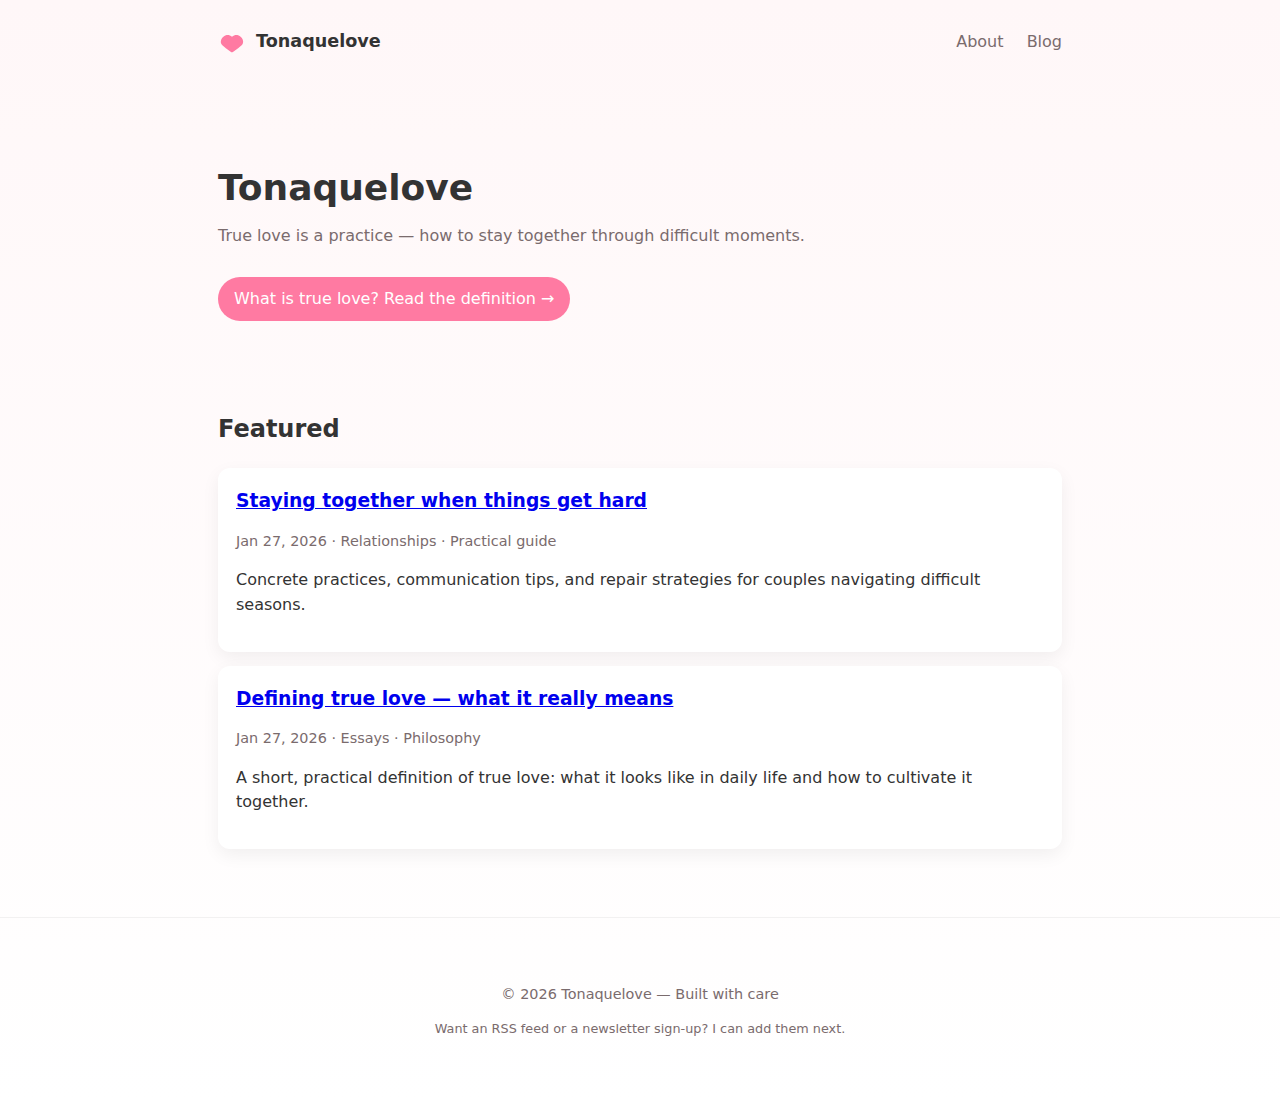
<file: index.html>
<!doctype html>
<html lang="en">
<head>
  <meta charset="utf-8" />
  <meta name="viewport" content="width=device-width,initial-scale=1" />
  <title>Tonaquelove — True love and staying together</title>
  <link rel="stylesheet" href="assets/styles.css">
  <meta name="description" content="Tonaquelove — practical essays about true love and how to stay together through difficult moments." />
</head>
<body>
  <header class="site-header">
    <div class="container header-inner">
      <a class="brand" href="/">
        <svg class="heart" viewBox="0 0 24 24" width="28" height="28" aria-hidden="true" focusable="false">
          <path fill="currentColor" d="M12 21s-7-4.625-9-7.125C1.5 11.75 3 7.5 6.75 6.25 8.5 5.6 10.3 6.1 12 7.5c1.7-1.4 3.5-1.9 5.25-1.25C21 7.5 22.5 11.75 21 13.875 19 16.375 12 21 12 21z"/>
        </svg>
        <span class="brand-name">Tonaquelove</span>
      </a>
      <nav class="nav">
        <a href="/about.html">About</a>
        <a href="/posts/welcome.html">Blog</a>
      </nav>
    </div>
  </header>

  <main class="container">
    <section class="hero">
      <h1>Tonaquelove</h1>
      <p class="tagline">True love is a practice — how to stay together through difficult moments.</p>
      <p><a class="cta" href="/posts/definition-true-love.html">What is true love? Read the definition →</a></p>
    </section>

    <section class="latest">
      <h2>Featured</h2>
      <article class="post-card">
        <h3><a href="/posts/staying-together.html">Staying together when things get hard</a></h3>
        <p class="meta">Jan 27, 2026 · Relationships · Practical guide</p>
        <p>Concrete practices, communication tips, and repair strategies for couples navigating difficult seasons.</p>
      </article>

      <article class="post-card" style="margin-top:14px">
        <h3><a href="/posts/definition-true-love.html">Defining true love — what it really means</a></h3>
        <p class="meta">Jan 27, 2026 · Essays · Philosophy</p>
        <p>A short, practical definition of true love: what it looks like in daily life and how to cultivate it together.</p>
      </article>
    </section>
  </main>

  <footer class="site-footer">
    <div class="container">
      <p>© 2026 Tonaquelove — Built with care</p>
      <p class="small">Want an RSS feed or a newsletter sign-up? I can add them next.</p>
    </div>
  </footer>
</body>
</html>
</file>
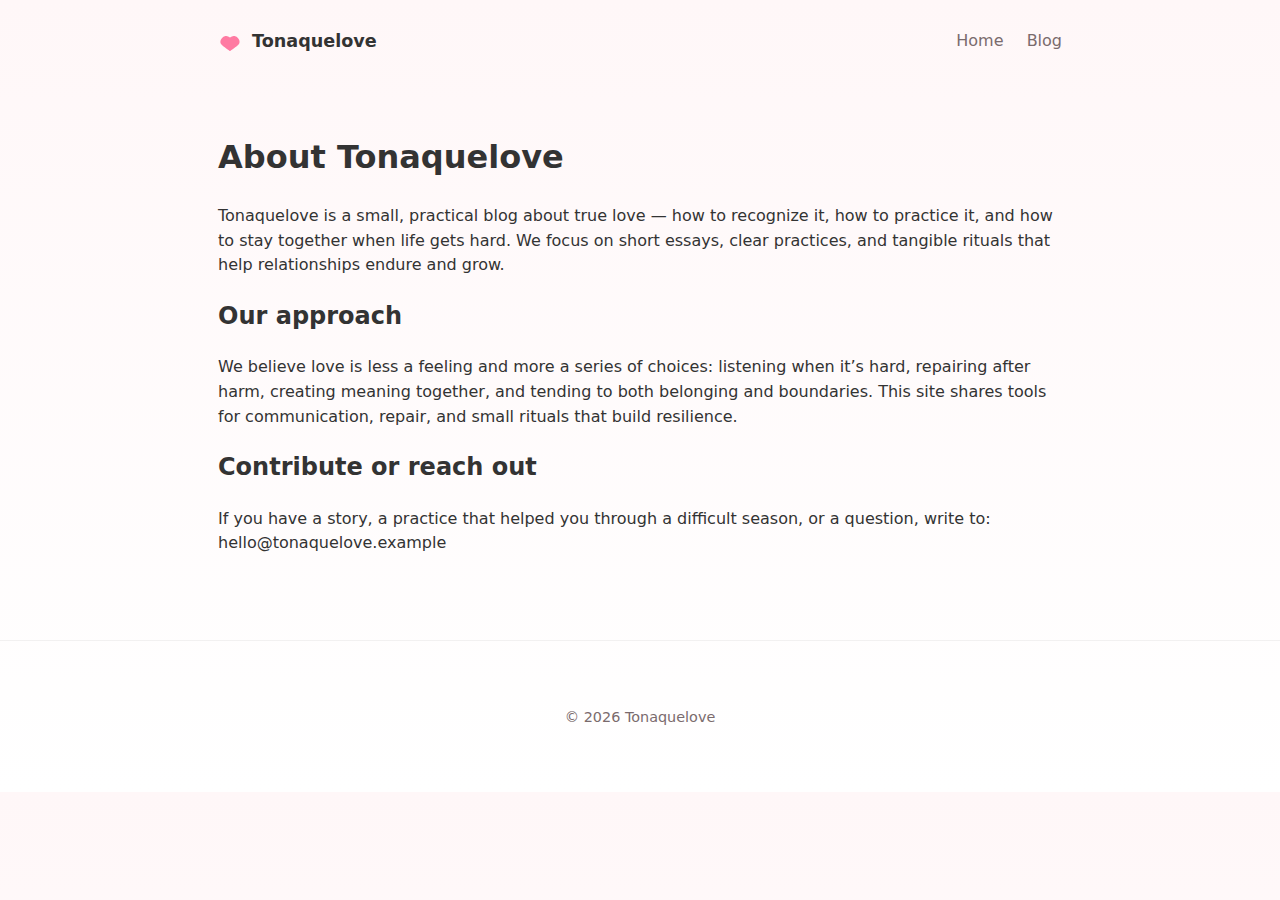
<file: about.html>
<!doctype html>
<html lang="en">
<head>
  <meta charset="utf-8" />
  <meta name="viewport" content="width=device-width,initial-scale=1" />
  <title>About — Tonaquelove</title>
  <link rel="stylesheet" href="/assets/styles.css">
</head>
<body>
  <header class="site-header">
    <div class="container header-inner">
      <a class="brand" href="/">
        <svg class="heart" viewBox="0 0 24 24" width="24" height="24" aria-hidden="true" focusable="false">
          <path fill="currentColor" d="M12 21s-7-4.625-9-7.125C1.5 11.75 3 7.5 6.75 6.25 8.5 5.6 10.3 6.1 12 7.5c1.7-1.4 3.5-1.9 5.25-1.25C21 7.5 22.5 11.75 21 13.875 19 16.375 12 21 12 21z"/>
        </svg>
        <span class="brand-name">Tonaquelove</span>
      </a>
      <nav class="nav">
        <a href="/">Home</a>
        <a href="/posts/welcome.html">Blog</a>
      </nav>
    </div>
  </header>

  <main class="container">
    <h1>About Tonaquelove</h1>
    <p>Tonaquelove is a small, practical blog about true love — how to recognize it, how to practice it, and how to stay together when life gets hard. We focus on short essays, clear practices, and tangible rituals that help relationships endure and grow.</p>

    <h2>Our approach</h2>
    <p>We believe love is less a feeling and more a series of choices: listening when it’s hard, repairing after harm, creating meaning together, and tending to both belonging and boundaries. This site shares tools for communication, repair, and small rituals that build resilience.</p>

    <h2>Contribute or reach out</h2>
    <p>If you have a story, a practice that helped you through a difficult season, or a question, write to: hello@tonaquelove.example</p>
  </main>

  <footer class="site-footer">
    <div class="container">
      <p>© 2026 Tonaquelove</p>
    </div>
  </footer>
</body>
</html>
</file>
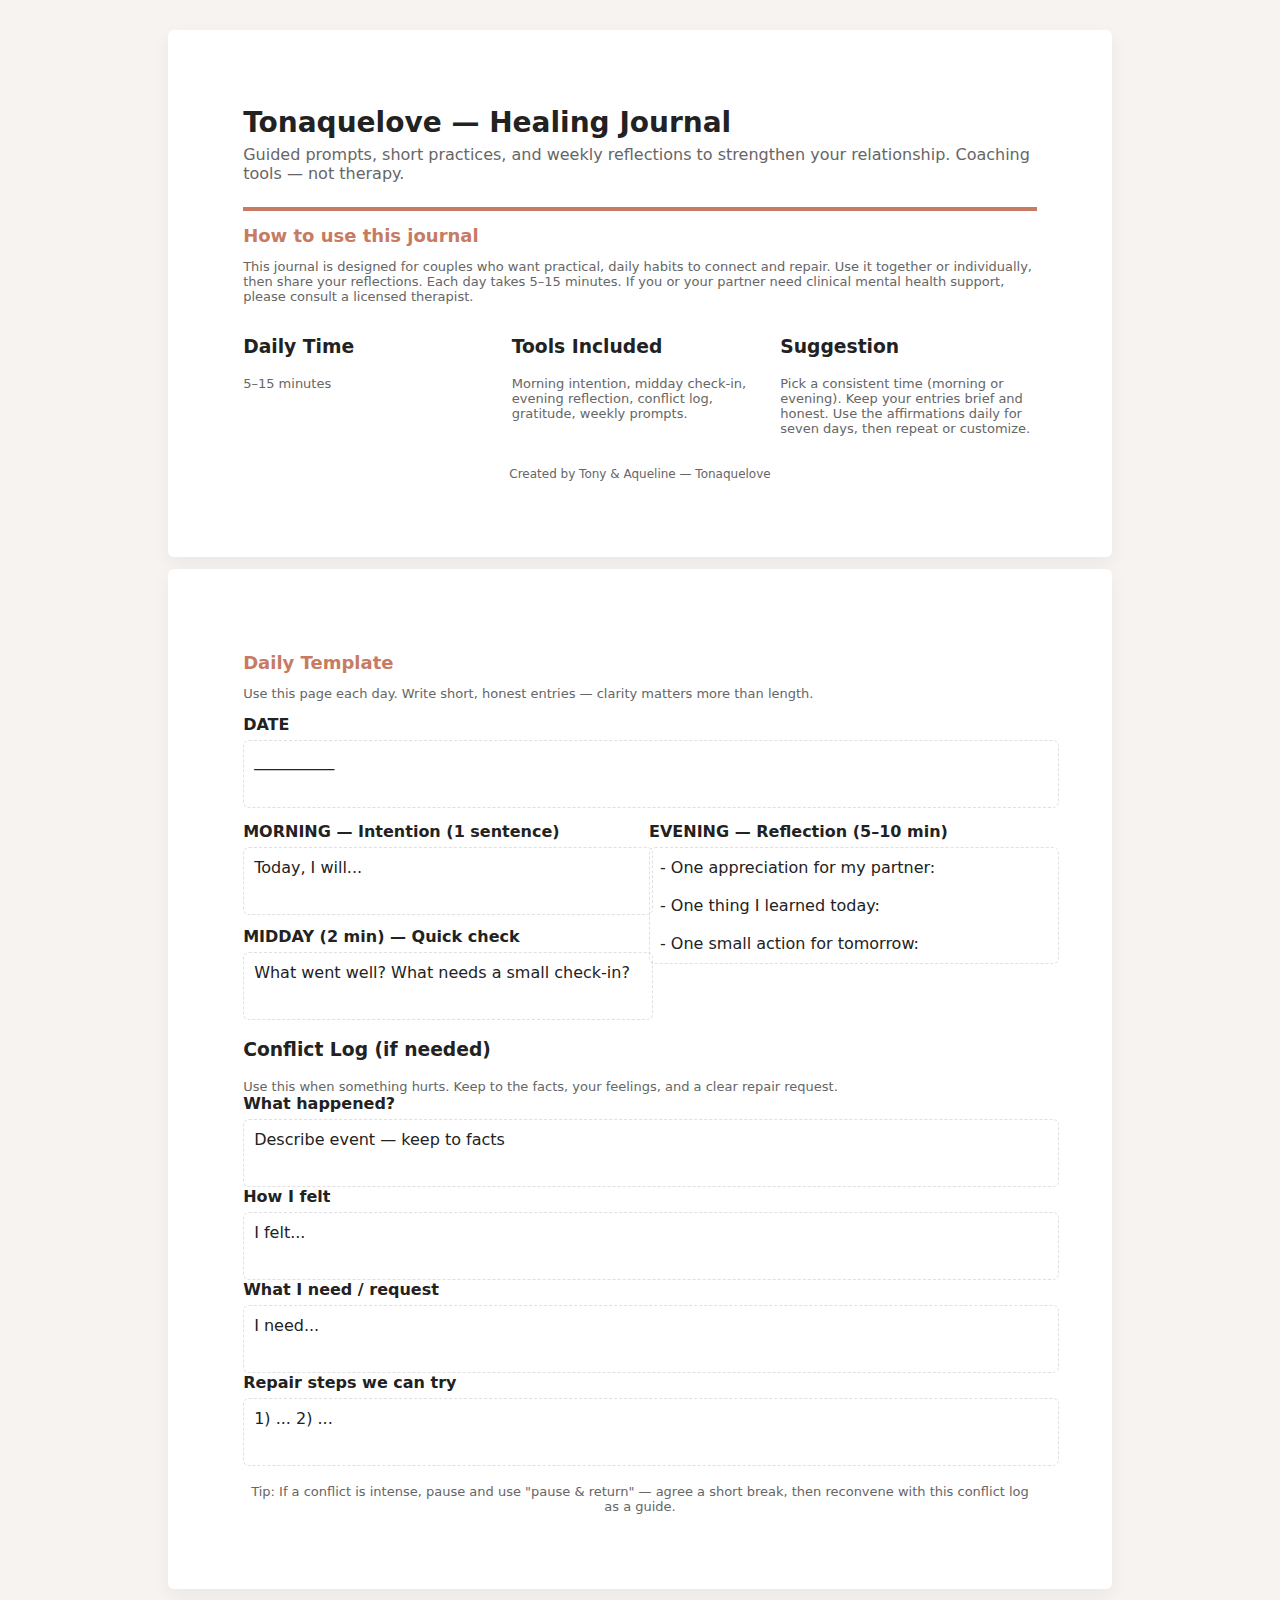
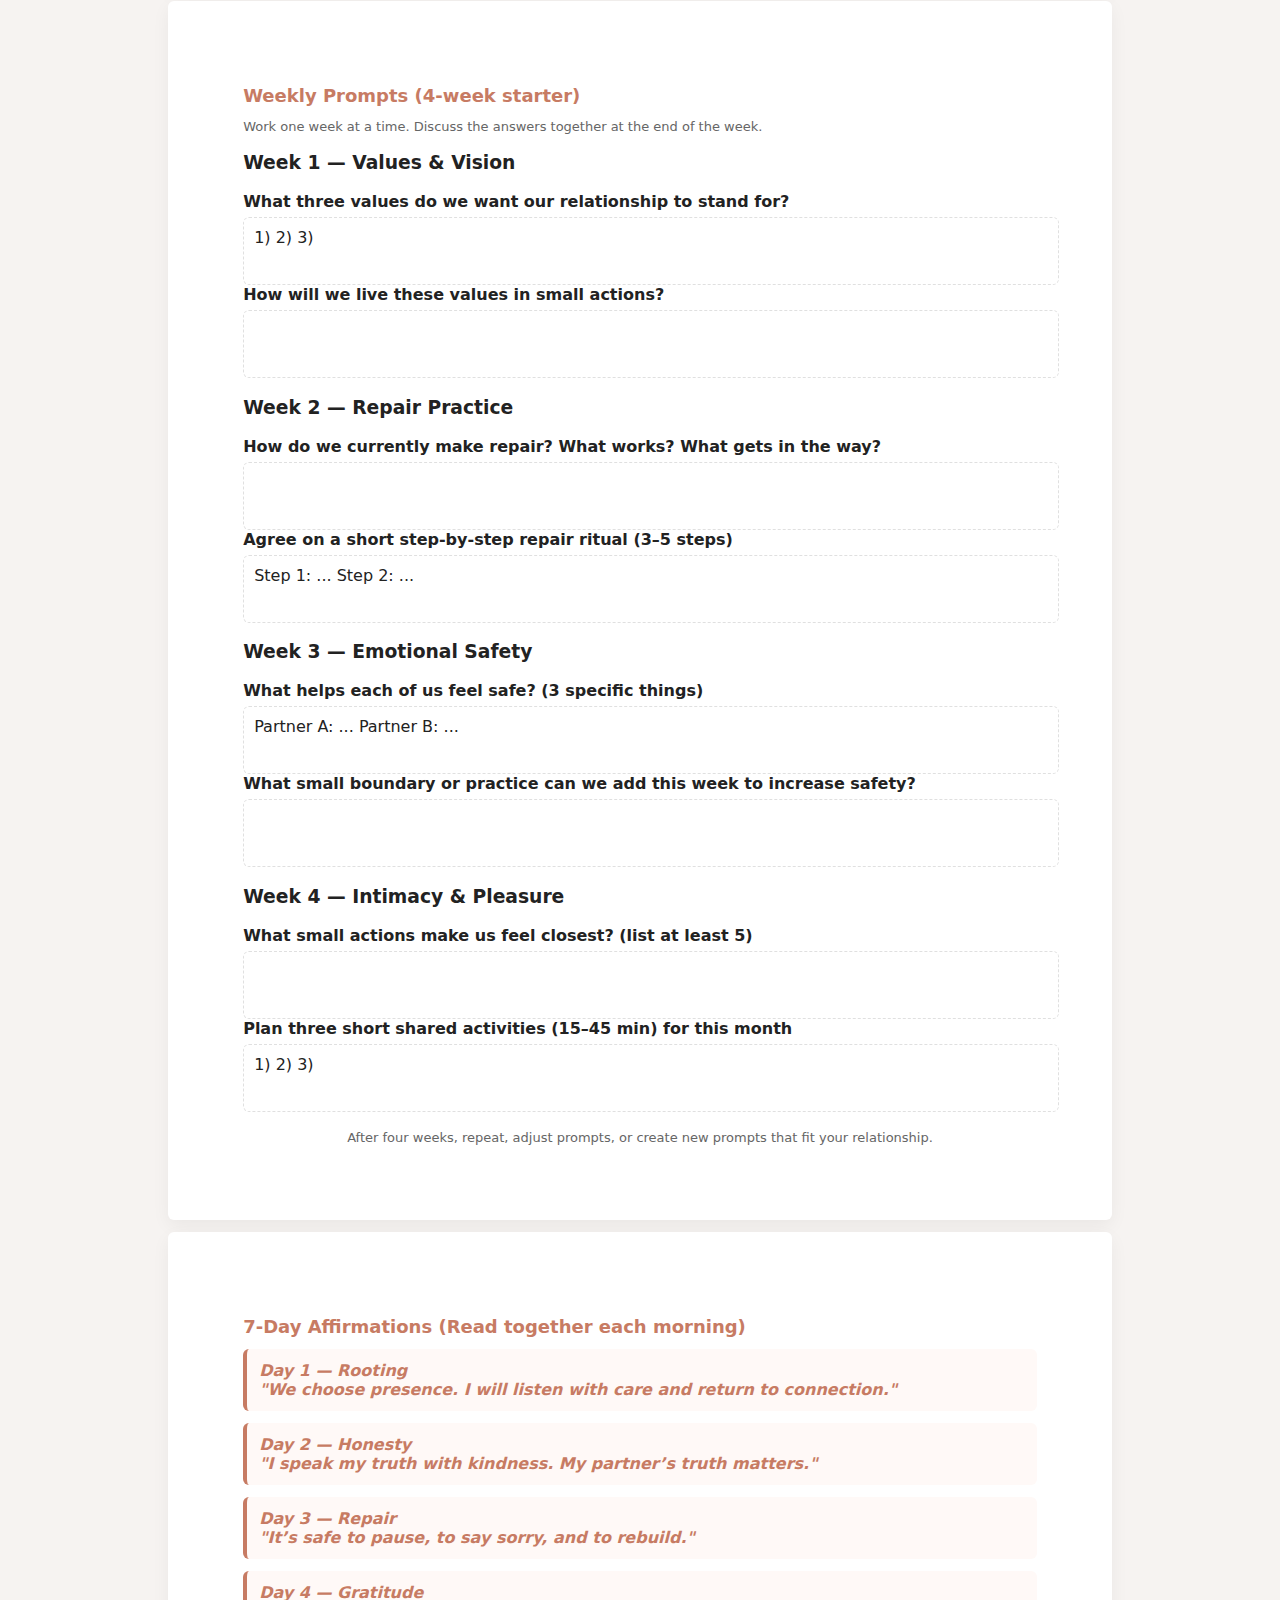
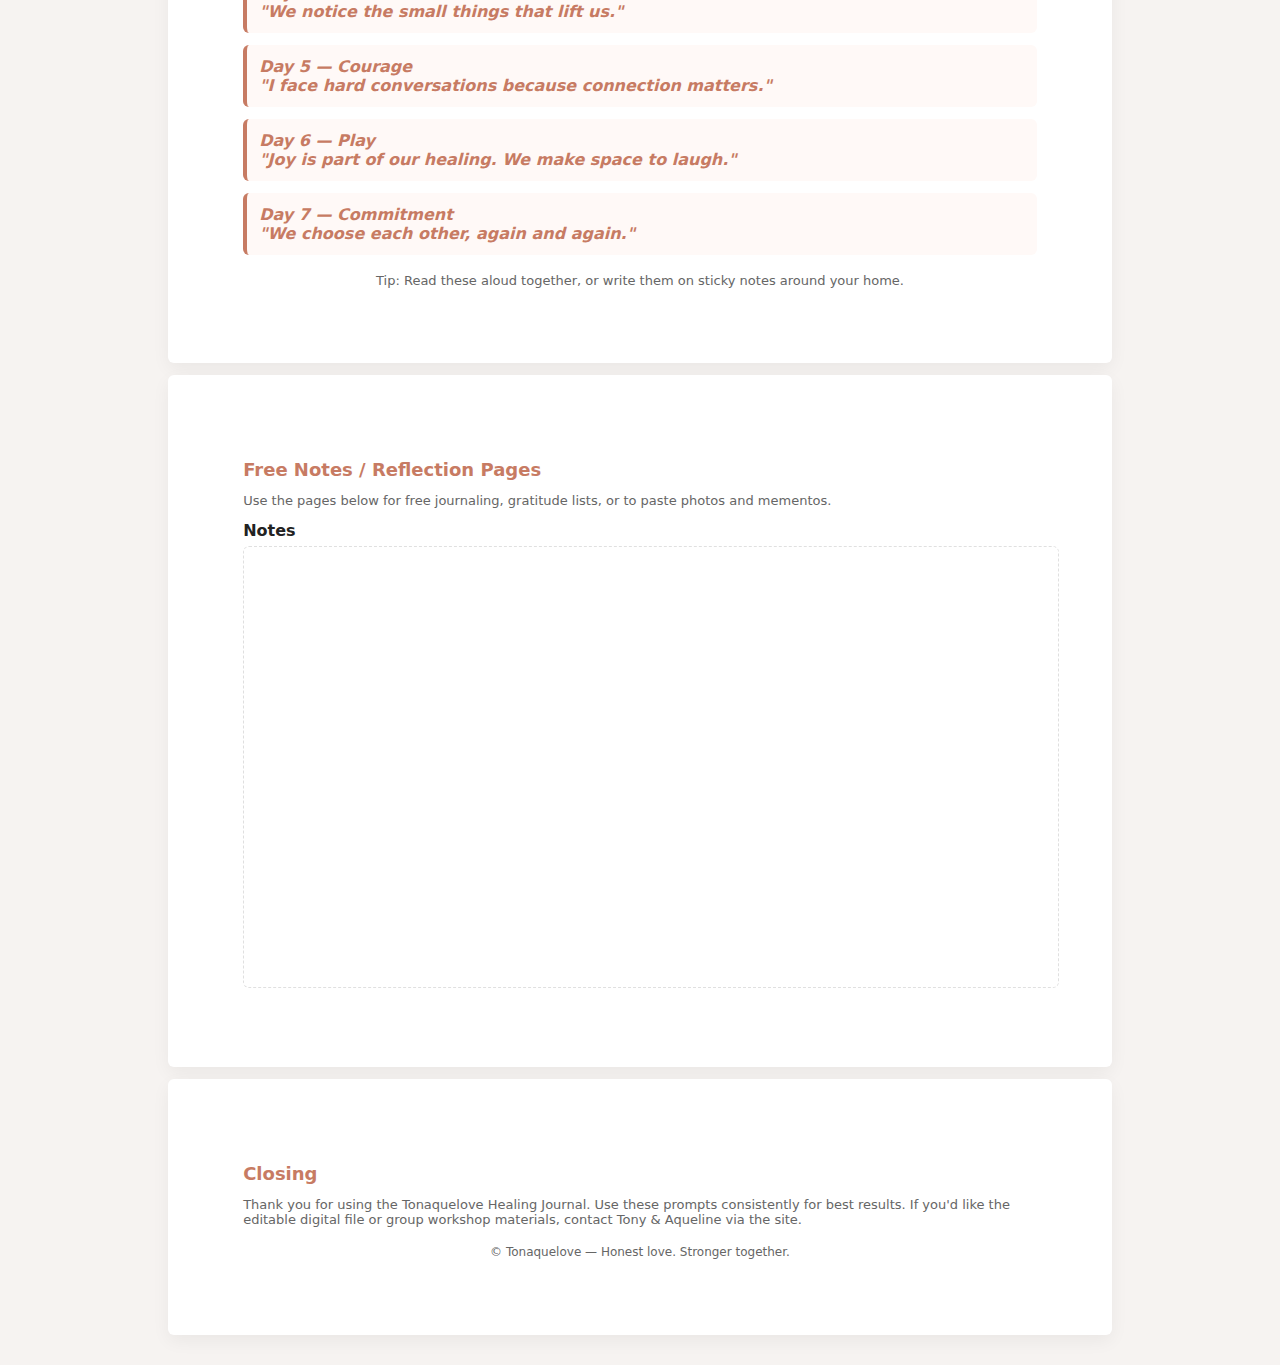
<file: healing-journal.html>
<!doctype html>
<html lang="en">
<head>
  <meta charset="utf-8" />
  <title>Tonaquelove — Healing Journal (Print-ready)</title>
  <meta name="viewport" content="width=device-width,initial-scale=1" />
  <style>
    /* Print-friendly layout */
    @page { margin: 20mm; }
    :root{
      --accent:#C77B63;
      --muted:#666;
      --text:#222;
      --paper:#fff;
      font-family: "Inter", system-ui, -apple-system, "Segoe UI", Roboto, "Helvetica Neue", Arial;
    }
    body{margin:0;background:#f6f3f1;color:var(--text);padding:18px}
    .sheet{width:210mm;max-width:100%;margin:12px auto;background:var(--paper);padding:20mm;border-radius:6px;box-shadow:0 6px 18px rgba(0,0,0,.05)}
    header{border-bottom:4px solid var(--accent);padding-bottom:8px;margin-bottom:14px}
    h1{font-size:28px;margin:0 0 6px}
    h2{font-size:18px;margin:8px 0;color:var(--accent)}
    p.lead{color:var(--muted);margin-top:0}
    .two-col{display:flex;gap:18px}
    .col{flex:1}
    .section{margin:14px 0}
    label{display:block;font-weight:600;margin-bottom:6px}
    .input, textarea{width:100%;border:1px dashed rgba(0,0,0,.12);padding:10px;border-radius:6px;background:transparent;min-height:46px}
    textarea{min-height:85px;resize:none}
    .small{font-size:13px;color:var(--muted)}
    .quote{font-style:italic;color:var(--accent);font-weight:600;padding:12px;border-left:4px solid var(--accent);margin:12px 0;background:#fff9f7;border-radius:6px}
    .grid-3{display:grid;grid-template-columns:repeat(3,1fr);gap:12px}
    footer{margin-top:18px;font-size:12px;color:var(--muted);text-align:center}
    /* Page break helpers for print */
    .page-break{page-break-after:always}
    /* Mobile adjustments */
    @media (max-width:720px){
      .two-col{flex-direction:column}
      .grid-3{grid-template-columns:repeat(1,1fr)}
      .sheet{padding:14px}
    }
  </style>
</head>
<body>
  <!-- Cover -->
  <section class="sheet" id="cover">
    <header>
      <h1>Tonaquelove — Healing Journal</h1>
      <p class="lead">Guided prompts, short practices, and weekly reflections to strengthen your relationship. Coaching tools — not therapy.</p>
    </header>

    <div class="section">
      <h2>How to use this journal</h2>
      <p class="small">This journal is designed for couples who want practical, daily habits to connect and repair. Use it together or individually, then share your reflections. Each day takes 5–15 minutes. If you or your partner need clinical mental health support, please consult a licensed therapist.</p>
    </div>

    <div class="section grid-3">
      <div>
        <h3>Daily Time</h3>
        <p class="small">5–15 minutes</p>
      </div>
      <div>
        <h3>Tools Included</h3>
        <p class="small">Morning intention, midday check-in, evening reflection, conflict log, gratitude, weekly prompts.</p>
      </div>
      <div>
        <h3>Suggestion</h3>
        <p class="small">Pick a consistent time (morning or evening). Keep your entries brief and honest. Use the affirmations daily for seven days, then repeat or customize.</p>
      </div>
    </div>
    <footer>Created by Tony & Aqueline — Tonaquelove</footer>
  </section>

  <!-- Daily template (repeatable) -->
  <section class="sheet page-break" id="daily-template">
    <h2>Daily Template</h2>
    <p class="small">Use this page each day. Write short, honest entries — clarity matters more than length.</p>

    <div class="section">
      <label>DATE</label>
      <div class="input" contenteditable="true" aria-label="Date">__________</div>
    </div>

    <div class="two-col section">
      <div class="col">
        <label>MORNING — Intention (1 sentence)</label>
        <div class="input" contenteditable="true">Today, I will... </div>

        <label style="margin-top:12px">MIDDAY (2 min) — Quick check</label>
        <div class="input" contenteditable="true">What went well? What needs a small check-in?</div>
      </div>

      <div class="col">
        <label>EVENING — Reflection (5–10 min)</label>
        <div class="input" contenteditable="true">
          - One appreciation for my partner:
          <br><br>- One thing I learned today:
          <br><br>- One small action for tomorrow:
        </div>
      </div>
    </div>

    <div class="section">
      <h3>Conflict Log (if needed)</h3>
      <div class="small">Use this when something hurts. Keep to the facts, your feelings, and a clear repair request.</div>
      <label>What happened?</label>
      <div class="input" contenteditable="true">Describe event — keep to facts</div>

      <label>How I felt</label>
      <div class="input" contenteditable="true">I felt...</div>

      <label>What I need / request</label>
      <div class="input" contenteditable="true">I need...</div>

      <label>Repair steps we can try</label>
      <div class="input" contenteditable="true">1) ... 2) ...</div>
    </div>

    <footer class="small">Tip: If a conflict is intense, pause and use "pause & return" — agree a short break, then reconvene with this conflict log as a guide.</footer>
  </section>

  <!-- Weekly prompts -->
  <section class="sheet page-break" id="weekly-prompts">
    <h2>Weekly Prompts (4-week starter)</h2>
    <p class="small">Work one week at a time. Discuss the answers together at the end of the week.</p>

    <div class="section">
      <h3>Week 1 — Values & Vision</h3>
      <label>What three values do we want our relationship to stand for?</label>
      <div class="input" contenteditable="true">1) 2) 3)</div>

      <label>How will we live these values in small actions?</label>
      <div class="input" contenteditable="true"></div>
    </div>

    <div class="section">
      <h3>Week 2 — Repair Practice</h3>
      <label>How do we currently make repair? What works? What gets in the way?</label>
      <div class="input" contenteditable="true"></div>

      <label>Agree on a short step-by-step repair ritual (3–5 steps)</label>
      <div class="input" contenteditable="true">Step 1: ... Step 2: ...</div>
    </div>

    <div class="section">
      <h3>Week 3 — Emotional Safety</h3>
      <label>What helps each of us feel safe? (3 specific things)</label>
      <div class="input" contenteditable="true">Partner A: ... Partner B: ...</div>

      <label>What small boundary or practice can we add this week to increase safety?</label>
      <div class="input" contenteditable="true"></div>
    </div>

    <div class="section">
      <h3>Week 4 — Intimacy & Pleasure</h3>
      <label>What small actions make us feel closest? (list at least 5)</label>
      <div class="input" contenteditable="true"></div>

      <label>Plan three short shared activities (15–45 min) for this month</label>
      <div class="input" contenteditable="true">1) 2) 3)</div>
    </div>

    <footer class="small">After four weeks, repeat, adjust prompts, or create new prompts that fit your relationship.</footer>
  </section>

  <!-- 7-day affirmations (printable cards) -->
  <section class="sheet page-break" id="affirmations">
    <h2>7‑Day Affirmations (Read together each morning)</h2>

    <div class="section quote">
      <strong>Day 1 — Rooting</strong><br>
      "We choose presence. I will listen with care and return to connection."
    </div>

    <div class="section quote">
      <strong>Day 2 — Honesty</strong><br>
      "I speak my truth with kindness. My partner’s truth matters."
    </div>

    <div class="section quote">
      <strong>Day 3 — Repair</strong><br>
      "It’s safe to pause, to say sorry, and to rebuild."
    </div>

    <div class="section quote">
      <strong>Day 4 — Gratitude</strong><br>
      "We notice the small things that lift us."
    </div>

    <div class="section quote">
      <strong>Day 5 — Courage</strong><br>
      "I face hard conversations because connection matters."
    </div>

    <div class="section quote">
      <strong>Day 6 — Play</strong><br>
      "Joy is part of our healing. We make space to laugh."
    </div>

    <div class="section quote">
      <strong>Day 7 — Commitment</strong><br>
      "We choose each other, again and again."
    </div>

    <footer class="small">Tip: Read these aloud together, or write them on sticky notes around your home.</footer>
  </section>

  <!-- Notes and journaling space -->
  <section class="sheet page-break" id="notes">
    <h2>Free Notes / Reflection Pages</h2>
    <p class="small">Use the pages below for free journaling, gratitude lists, or to paste photos and mementos.</p>

    <!-- Provide several blank blocks for printing -->
    <div style="margin-top:12px">
      <label>Notes</label>
      <textarea style="width:100%;min-height:420px;border:1px dashed rgba(0,0,0,.12);border-radius:6px"></textarea>
    </div>
  </section>

  <section class="sheet" id="closing">
    <h2>Closing</h2>
    <p class="small">Thank you for using the Tonaquelove Healing Journal. Use these prompts consistently for best results. If you'd like the editable digital file or group workshop materials, contact Tony & Aqueline via the site.</p>
    <footer>© Tonaquelove — Honest love. Stronger together.</footer>
  </section>
</body>
  </html>
</file>
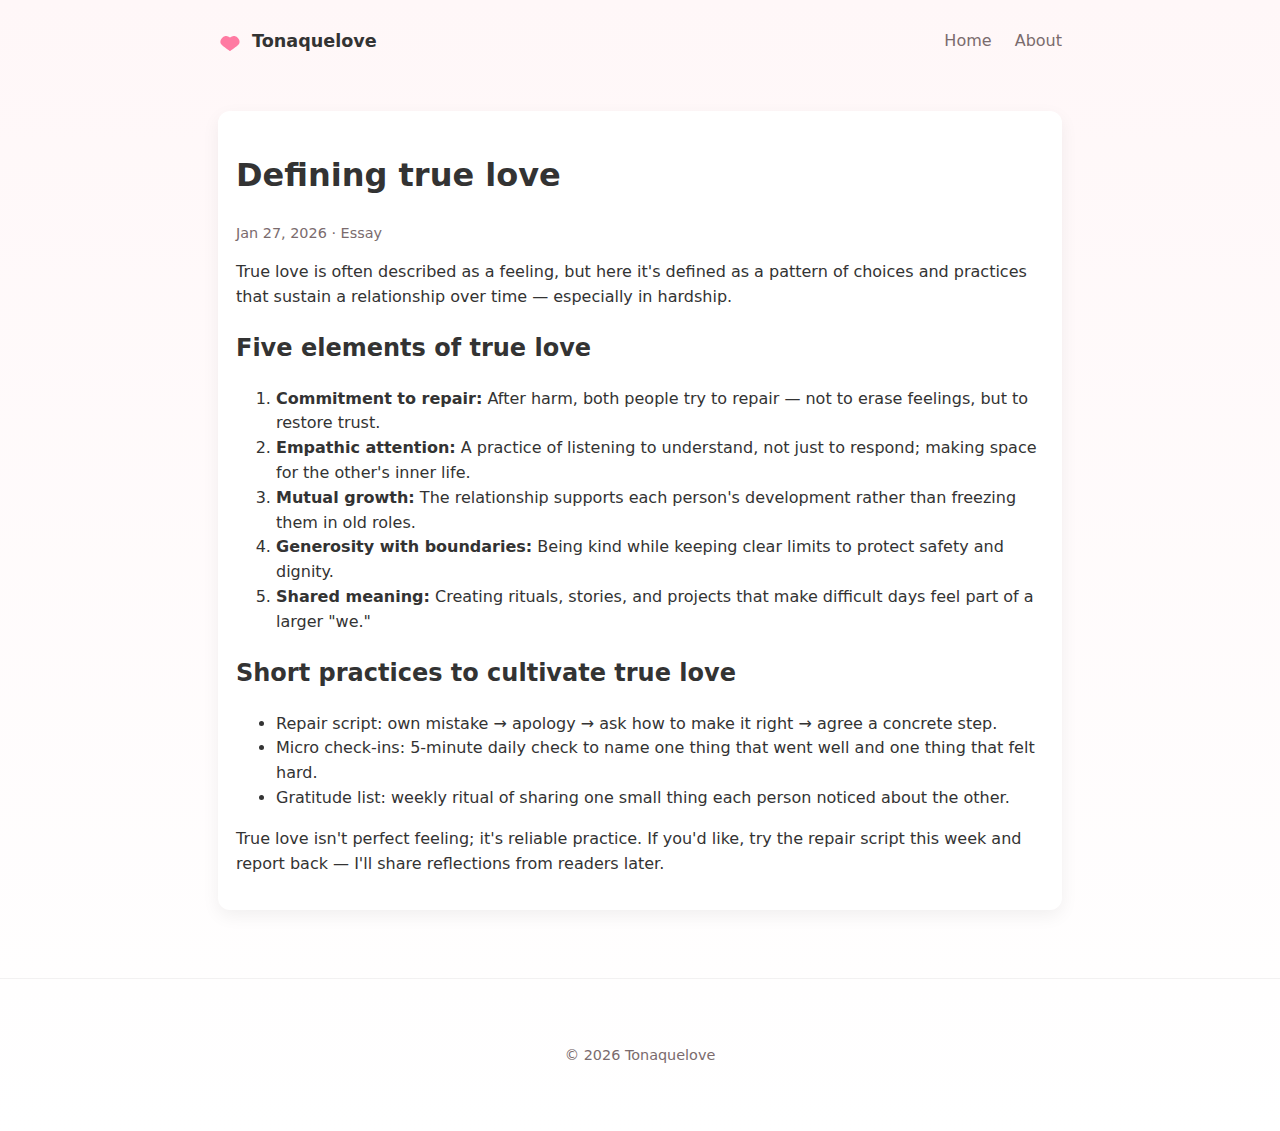
<file: posts/definition-true-love.html>
<!doctype html>
<html lang="en">
<head>
  <meta charset="utf-8" />
  <meta name="viewport" content="width=device-width,initial-scale=1" />
  <title>Defining true love — Tonaquelove</title>
  <link rel="stylesheet" href="/assets/styles.css">
</head>
<body>
  <header class="site-header">
    <div class="container header-inner">
      <a class="brand" href="/">
        <svg class="heart" viewBox="0 0 24 24" width="24" height="24" aria-hidden="true" focusable="false">
          <path fill="currentColor" d="M12 21s-7-4.625-9-7.125C1.5 11.75 3 7.5 6.75 6.25 8.5 5.6 10.3 6.1 12 7.5c1.7-1.4 3.5-1.9 5.25-1.25C21 7.5 22.5 11.75 21 13.875 19 16.375 12 21 12 21z"/>
        </svg>
        <span class="brand-name">Tonaquelove</span>
      </a>
      <nav class="nav">
        <a href="/">Home</a>
        <a href="/about.html">About</a>
      </nav>
    </div>
  </header>

  <main class="container">
    <article class="post-card">
      <h1>Defining true love</h1>
      <p class="meta">Jan 27, 2026 · Essay</p>

      <p>True love is often described as a feeling, but here it's defined as a pattern of choices and practices that sustain a relationship over time — especially in hardship.</p>

      <h2>Five elements of true love</h2>
      <ol>
        <li><strong>Commitment to repair:</strong> After harm, both people try to repair — not to erase feelings, but to restore trust.</li>
        <li><strong>Empathic attention:</strong> A practice of listening to understand, not just to respond; making space for the other's inner life.</li>
        <li><strong>Mutual growth:</strong> The relationship supports each person's development rather than freezing them in old roles.</li>
        <li><strong>Generosity with boundaries:</strong> Being kind while keeping clear limits to protect safety and dignity.</li>
        <li><strong>Shared meaning:</strong> Creating rituals, stories, and projects that make difficult days feel part of a larger "we."
        </li>
      </ol>

      <h2>Short practices to cultivate true love</h2>
      <ul>
        <li>Repair script: own mistake → apology → ask how to make it right → agree a concrete step.</li>
        <li>Micro check-ins: 5-minute daily check to name one thing that went well and one thing that felt hard.</li>
        <li>Gratitude list: weekly ritual of sharing one small thing each person noticed about the other.</li>
      </ul>

      <p>True love isn't perfect feeling; it's reliable practice. If you'd like, try the repair script this week and report back — I'll share reflections from readers later.</p>
    </article>
  </main>

  <footer class="site-footer">
    <div class="container">
      <p>© 2026 Tonaquelove</p>
    </div>
  </footer>
</body>
</html>
</file>
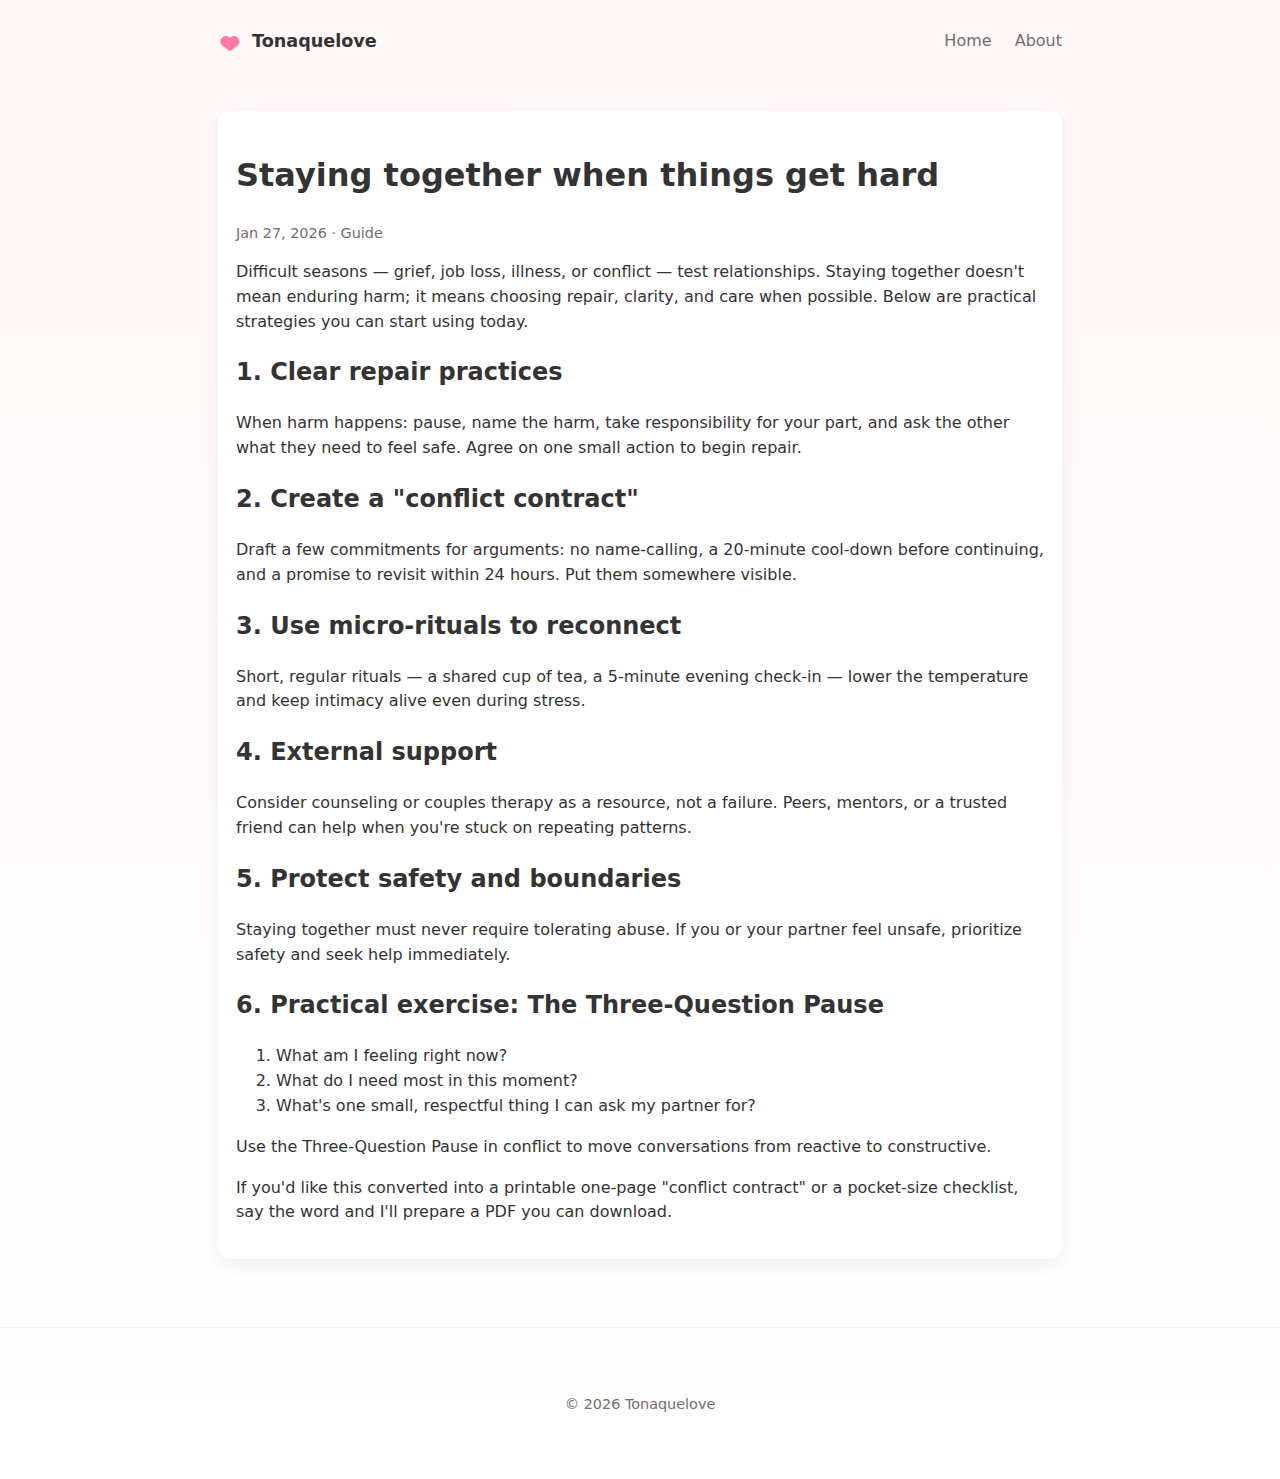
<file: posts/staying-together.html>
<!doctype html>
<html lang="en">
<head>
  <meta charset="utf-8" />
  <meta name="viewport" content="width=device-width,initial-scale=1" />
  <title>Staying together through difficult moments — Tonaquelove</title>
  <link rel="stylesheet" href="/assets/styles.css">
</head>
<body>
  <header class="site-header">
    <div class="container header-inner">
      <a class="brand" href="/">
        <svg class="heart" viewBox="0 0 24 24" width="24" height="24" aria-hidden="true" focusable="false">
          <path fill="currentColor" d="M12 21s-7-4.625-9-7.125C1.5 11.75 3 7.5 6.75 6.25 8.5 5.6 10.3 6.1 12 7.5c1.7-1.4 3.5-1.9 5.25-1.25C21 7.5 22.5 11.75 21 13.875 19 16.375 12 21 12 21z"/>
        </svg>
        <span class="brand-name">Tonaquelove</span>
      </a>
      <nav class="nav">
        <a href="/">Home</a>
        <a href="/about.html">About</a>
      </nav>
    </div>
  </header>

  <main class="container">
    <article class="post-card">
      <h1>Staying together when things get hard</h1>
      <p class="meta">Jan 27, 2026 · Guide</p>

      <p>Difficult seasons — grief, job loss, illness, or conflict — test relationships. Staying together doesn't mean enduring harm; it means choosing repair, clarity, and care when possible. Below are practical strategies you can start using today.</p>

      <h2>1. Clear repair practices</h2>
      <p>When harm happens: pause, name the harm, take responsibility for your part, and ask the other what they need to feel safe. Agree on one small action to begin repair.</p>

      <h2>2. Create a "conflict contract"</h2>
      <p>Draft a few commitments for arguments: no name-calling, a 20-minute cool-down before continuing, and a promise to revisit within 24 hours. Put them somewhere visible.</p>

      <h2>3. Use micro-rituals to reconnect</h2>
      <p>Short, regular rituals — a shared cup of tea, a 5-minute evening check-in — lower the temperature and keep intimacy alive even during stress.</p>

      <h2>4. External support</h2>
      <p>Consider counseling or couples therapy as a resource, not a failure. Peers, mentors, or a trusted friend can help when you're stuck on repeating patterns.</p>

      <h2>5. Protect safety and boundaries</h2>
      <p>Staying together must never require tolerating abuse. If you or your partner feel unsafe, prioritize safety and seek help immediately.</p>

      <h2>6. Practical exercise: The Three-Question Pause</h2>
      <ol>
        <li>What am I feeling right now?</li>
        <li>What do I need most in this moment?</li>
        <li>What's one small, respectful thing I can ask my partner for?</li>
      </ol>
      <p>Use the Three-Question Pause in conflict to move conversations from reactive to constructive.</p>

      <p>If you'd like this converted into a printable one-page "conflict contract" or a pocket-size checklist, say the word and I'll prepare a PDF you can download.</p>
    </article>
  </main>

  <footer class="site-footer">
    <div class="container">
      <p>© 2026 Tonaquelove</p>
    </div>
  </footer>
</body>
</html>
</file>
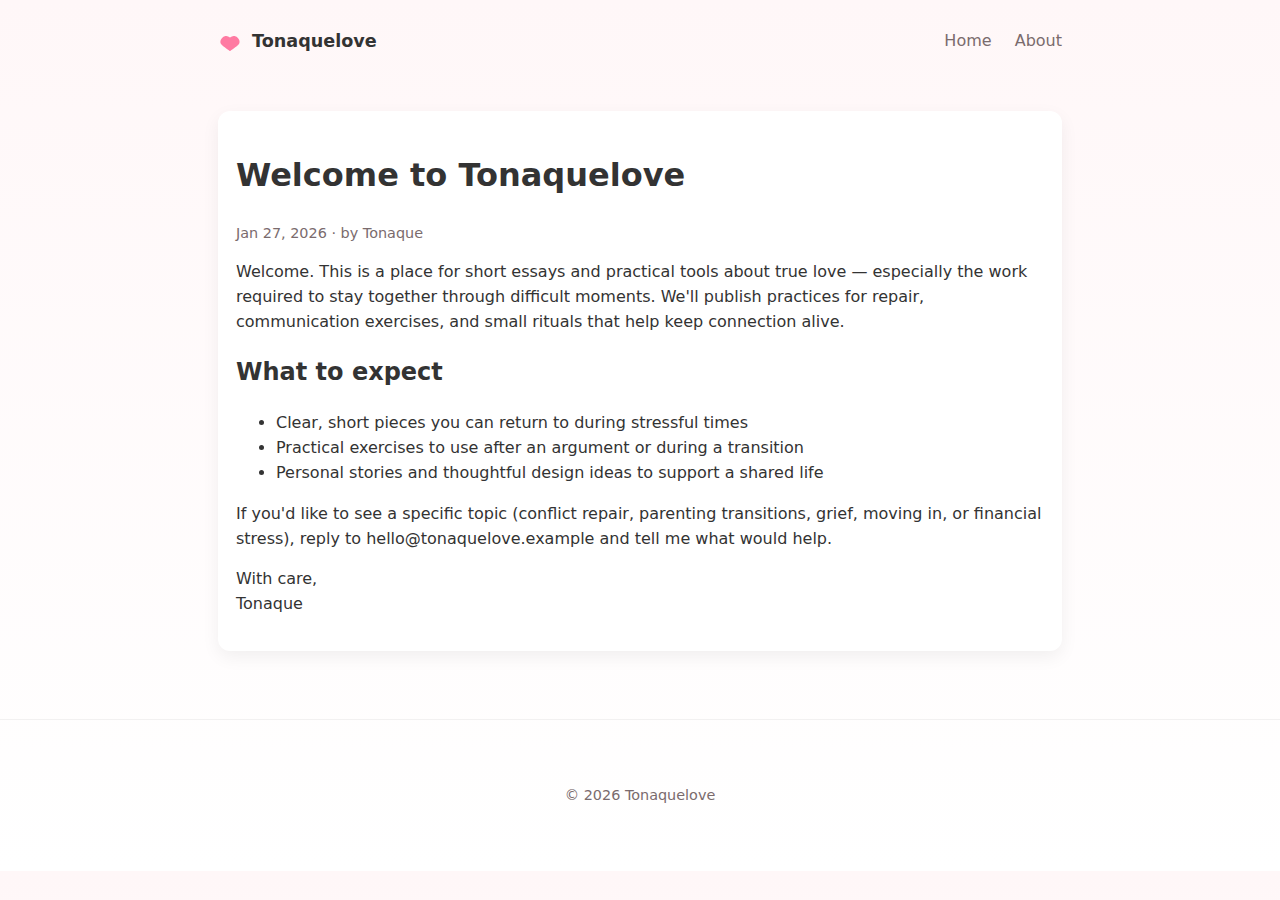
<file: posts/welcome.html>
<!doctype html>
<html lang="en">
<head>
  <meta charset="utf-8" />
  <meta name="viewport" content="width=device-width,initial-scale=1" />
  <title>Welcome to Tonaquelove</title>
  <link rel="stylesheet" href="/assets/styles.css">
</head>
<body>
  <header class="site-header">
    <div class="container header-inner">
      <a class="brand" href="/">
        <svg class="heart" viewBox="0 0 24 24" width="24" height="24" aria-hidden="true" focusable="false">
          <path fill="currentColor" d="M12 21s-7-4.625-9-7.125C1.5 11.75 3 7.5 6.75 6.25 8.5 5.6 10.3 6.1 12 7.5c1.7-1.4 3.5-1.9 5.25-1.25C21 7.5 22.5 11.75 21 13.875 19 16.375 12 21 12 21z"/>
        </svg>
        <span class="brand-name">Tonaquelove</span>
      </a>
      <nav class="nav">
        <a href="/">Home</a>
        <a href="/about.html">About</a>
      </nav>
    </div>
  </header>

  <main class="container">
    <article class="post-card">
      <h1>Welcome to Tonaquelove</h1>
      <p class="meta">Jan 27, 2026 · by Tonaque</p>

      <p>Welcome. This is a place for short essays and practical tools about true love — especially the work required to stay together through difficult moments. We'll publish practices for repair, communication exercises, and small rituals that help keep connection alive.</p>

      <h2>What to expect</h2>
      <ul>
        <li>Clear, short pieces you can return to during stressful times</li>
        <li>Practical exercises to use after an argument or during a transition</li>
        <li>Personal stories and thoughtful design ideas to support a shared life</li>
      </ul>

      <p>If you'd like to see a specific topic (conflict repair, parenting transitions, grief, moving in, or financial stress), reply to hello@tonaquelove.example and tell me what would help.</p>

      <p>With care,<br/>Tonaque</p>
    </article>
  </main>

  <footer class="site-footer">
    <div class="container">
      <p>© 2026 Tonaquelove</p>
    </div>
  </footer>
</body>
</html>
</file>
<file: assets/styles.css>
:root{
  --bg: #fff7f8;
  --card: #fff;
  --pink-500: #ff7aa2;
  --pink-300: #ffc6d6;
  --text: #333;
  --muted: #7a6b6d;
  --max-width: 900px;
  --radius: 12px;
  --font-sans: system-ui, -apple-system, "Segoe UI", Roboto, "Helvetica Neue", Arial;
}

*{box-sizing:border-box}
body{
  margin:0;
  font-family:var(--font-sans);
  background: linear-gradient(180deg,var(--bg),#fff);
  color:var(--text);
  -webkit-font-smoothing:antialiased;
  line-height:1.55;
}
.container{max-width:var(--max-width);margin:0 auto;padding:28px}
.header-inner{display:flex;align-items:center;justify-content:space-between}
.brand{display:flex;gap:10px;align-items:center;text-decoration:none;color:var(--text)}
.brand .heart{color:var(--pink-500)}
.brand-name{font-weight:700;font-size:1.1rem}
.nav a{margin-left:18px;color:var(--muted);text-decoration:none}
.hero{padding:48px 0}
.hero h1{font-size:2.25rem;margin:0 0 8px}
.tagline{color:var(--muted);margin-top:0}
.cta{display:inline-block;margin-top:12px;padding:10px 16px;background:var(--pink-500);color:white;border-radius:999px;text-decoration:none}
.latest{margin-top:26px}
.post-card{background:var(--card);border-radius:var(--radius);padding:18px;box-shadow:0 6px 18px rgba(0,0,0,0.06)}
.post-card h3{margin:0 0 6px}
.meta{color:var(--muted);font-size:0.9rem;margin-bottom:10px}
.site-footer{border-top:1px solid rgba(0,0,0,0.05);margin-top:40px;padding:22px 0;color:var(--muted);font-size:0.9rem;text-align:center}
.small{font-size:0.8rem;margin-top:6px;color:var(--muted)}
@media (max-width:640px){
  .header-inner{padding:0 6px}
  .hero{padding:32px 0}
  .container{padding:18px}
}
</file>
